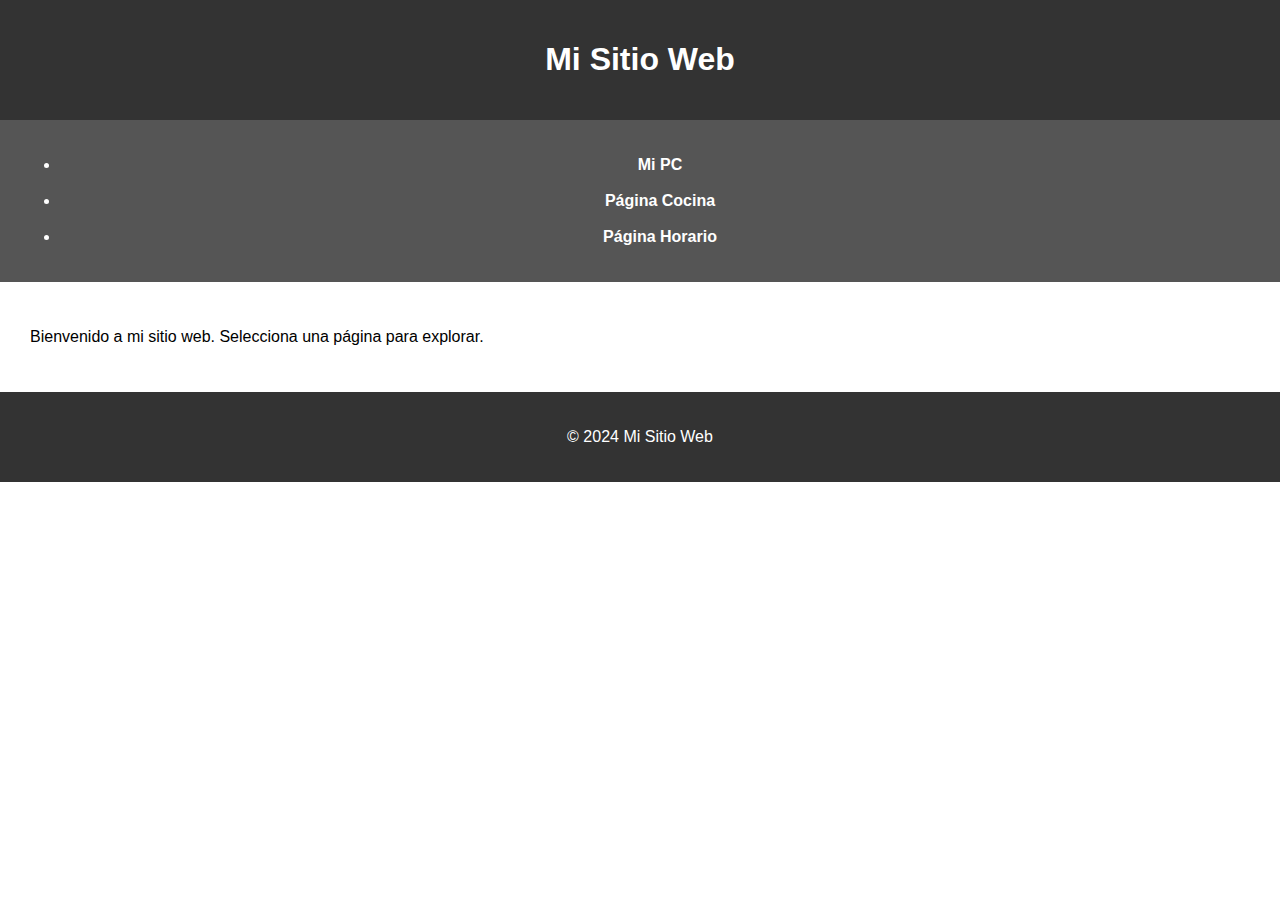
<file: index.html>
<!DOCTYPE html>
<html lang="es">
<head>
    <meta charset="UTF-8">
    <meta name="viewport" content="width=device-width, initial-scale=1.0">
    <link rel="stylesheet" href="style.css">
    <title>Mi Sitio Web</title>
</head>
<body>
    <header>
        <h1>Mi Sitio Web</h1>
    </header>
    <nav>
        <ul>
            <li><a href="Ej.PC\index.html">Mi PC</a></li>
            <br>
            <li><a href="Ej_Cuina\Paginas\HTML_Cuina.html">Página Cocina</a></li>
            <br>
            <li><a href="Ej_UDI\UDI.html">Página Horario</a></li>
        </ul>
    </nav>
    <main>
        <p>Bienvenido a mi sitio web. Selecciona una página para explorar.</p>
    </main>
    <footer>
        <p>&copy; 2024 Mi Sitio Web</p>
    </footer>
</body>
</html>
</file>
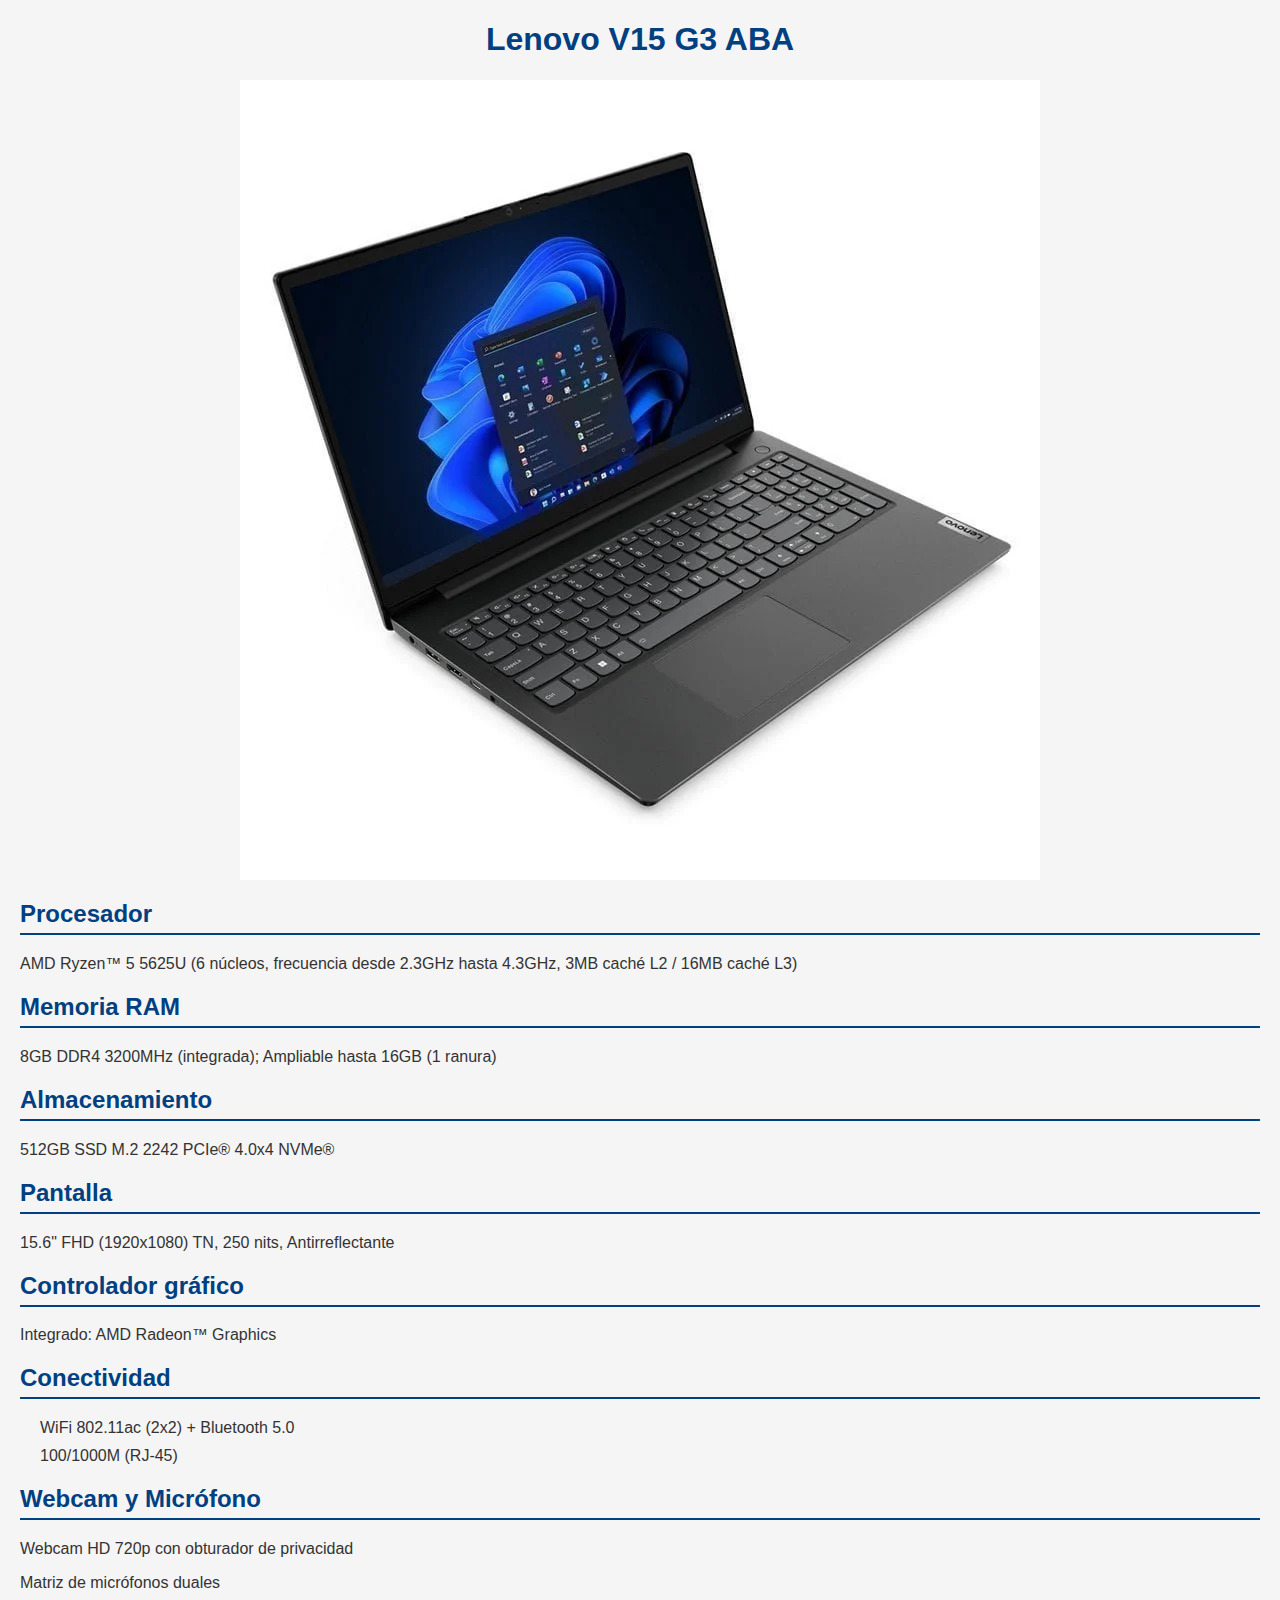
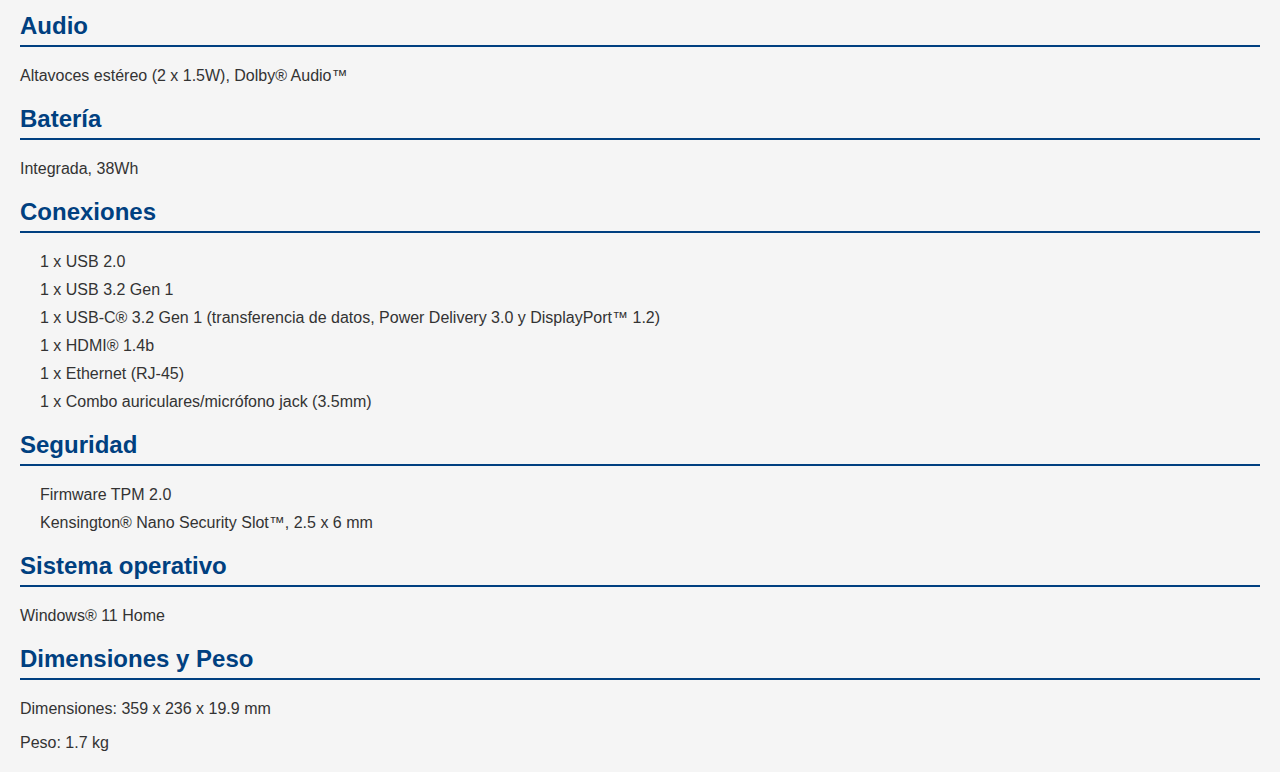
<file: Ej.PC/index.html>
<!DOCTYPE html>
<html lang="en">
<head>
    <meta charset="UTF-8">
    <meta name="viewport" content="width=device-width, initial-scale=1.0">
    <title>Lenovo V15 G3 ABA</title>
    <style>
        body {
            font-family: 'Arial', sans-serif;
            margin: 20px;
            background-color: #f5f5f5;
            color: #333;
        }

        h1 {
            color: #004080;
            text-align: center;
        }

        h2 {
            border-bottom: 2px solid #004080;
            padding-bottom: 5px;
            margin-top: 20px;
            color: #004080;
        }

        img {
            display: block;
            margin: 20px auto;
            max-width: 100%;
            height: auto;
        }

        ul {
            list-style-type: none;
            padding: 0;
            margin-left: 20px;
        }

        li {
            margin-bottom: 10px;
        }

        p {
            margin-bottom: 10px;
        }
    </style>
</head>
<body>

    <h1>Lenovo V15 G3 ABA</h1>

    <img src="Lenovo.webp" alt="Lenovo Laptop Image">

    <h2>Procesador</h2>
    <p>AMD Ryzen™ 5 5625U (6 núcleos, frecuencia desde 2.3GHz hasta 4.3GHz, 3MB caché L2 / 16MB caché L3)</p>

    <h2>Memoria RAM</h2>
    <p>8GB DDR4 3200MHz (integrada); Ampliable hasta 16GB (1 ranura)</p>

    <h2>Almacenamiento</h2>
    <p>512GB SSD M.2 2242 PCIe® 4.0x4 NVMe®</p>

    <h2>Pantalla</h2>
    <p>15.6" FHD (1920x1080) TN, 250 nits, Antirreflectante</p>

    <h2>Controlador gráfico</h2>
    <p>Integrado: AMD Radeon™ Graphics</p>

    <h2>Conectividad</h2>
    <ul>
        <li>WiFi 802.11ac (2x2) + Bluetooth 5.0</li>
        <li>100/1000M (RJ-45)</li>
    </ul>

    <h2>Webcam y Micrófono</h2>
    <p>Webcam HD 720p con obturador de privacidad</p>
    <p>Matriz de micrófonos duales</p>

    <h2>Audio</h2>
    <p>Altavoces estéreo (2 x 1.5W), Dolby® Audio™</p>

    <h2>Batería</h2>
    <p>Integrada, 38Wh</p>

    <h2>Conexiones</h2>
    <ul>
        <li>1 x USB 2.0</li>
        <li>1 x USB 3.2 Gen 1</li>
        <li>1 x USB-C® 3.2 Gen 1 (transferencia de datos, Power Delivery 3.0 y DisplayPort™ 1.2)</li>
        <li>1 x HDMI® 1.4b</li>
        <li>1 x Ethernet (RJ-45)</li>
        <li>1 x Combo auriculares/micrófono jack (3.5mm)</li>
    </ul>

    <h2>Seguridad</h2>
    <ul>
        <li>Firmware TPM 2.0</li>
        <li>Kensington® Nano Security Slot™, 2.5 x 6 mm</li>
    </ul>

    <h2>Sistema operativo</h2>
    <p>Windows® 11 Home</p>

    <h2>Dimensiones y Peso</h2>
    <p>Dimensiones: 359 x 236 x 19.9 mm</p>
    <p>Peso: 1.7 kg</p>

</body>
</html>
</file>
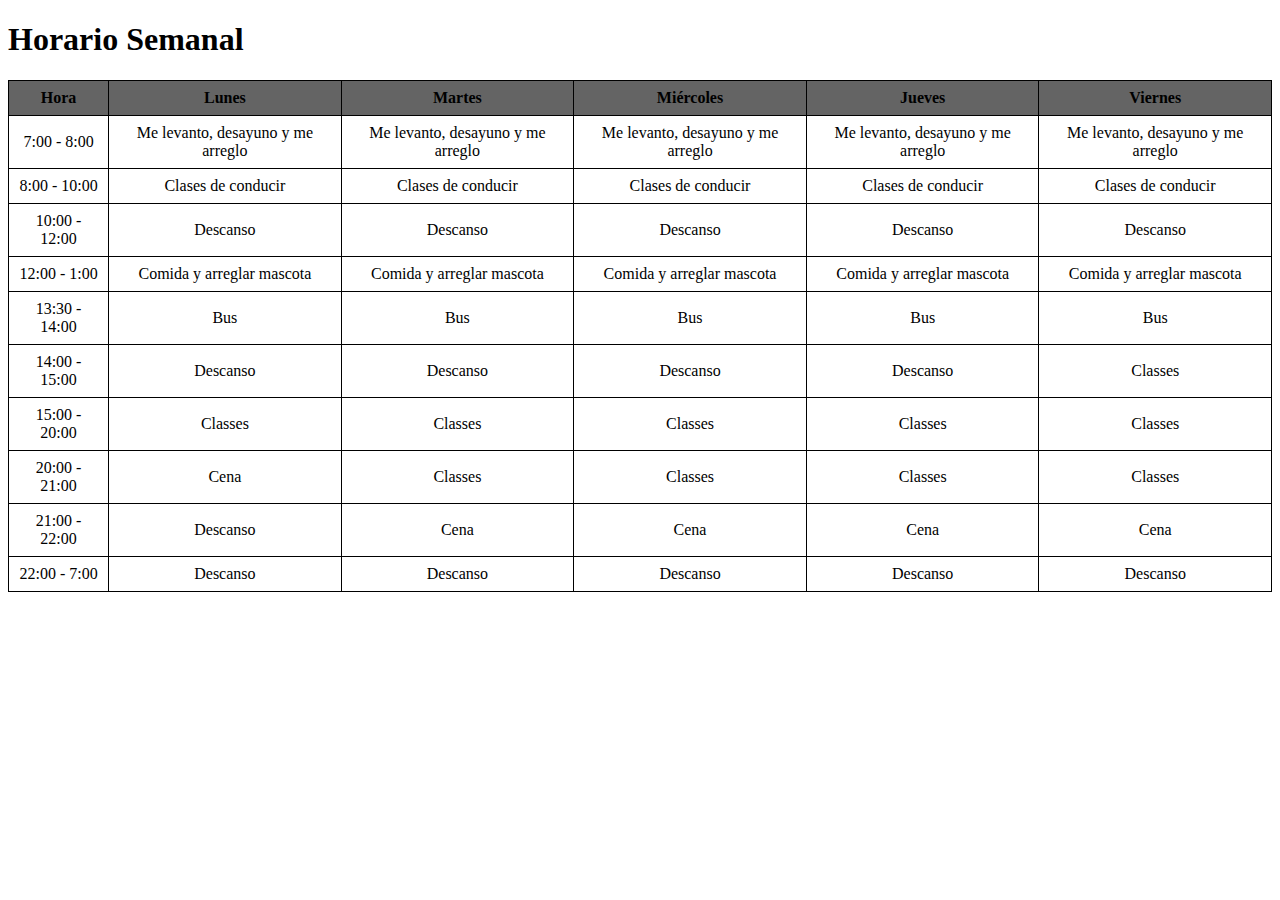
<file: Ej_UDI/UDI.html>
<!DOCTYPE html>
<html>
    <link rel="stylesheet" href="Estilo_UDI.css">
    <head>
        <meta charset="utf-8">
        <title>Horario Semanal</title>
    </head>
    <body>
        <body>

            <h1>Horario Semanal</h1>
          
            <table>
              <tr>
                <th>Hora</th>
                <th>Lunes</th>
                <th>Martes</th>
                <th>Miércoles</th>
                <th>Jueves</th>
                <th>Viernes</th>
              </tr>
              <tr>
                <td>7:00 - 8:00</td>
                <td>Me levanto, desayuno y me arreglo</td>
                <td>Me levanto, desayuno y me arreglo</td>
                <td>Me levanto, desayuno y me arreglo</td>
                <td>Me levanto, desayuno y me arreglo</td>
                <td>Me levanto, desayuno y me arreglo</td>
              </tr>
              <tr>
                <td>8:00 - 10:00</td>
                <td>Clases de conducir</td>
                <td>Clases de conducir</td>  
                <td>Clases de conducir</td>
                <td>Clases de conducir</td>
                <td>Clases de conducir</td>
              </tr>
              <tr>
                <td>10:00 - 12:00</td>
                <td>Descanso</td>
                <td>Descanso</td>
                <td>Descanso</td>
                <td>Descanso</td>
                <td>Descanso</td>
              </tr>
              <tr>
                <td>12:00 - 1:00</td>
                <td>Comida y arreglar mascota</td>
                <td>Comida y arreglar mascota</td>
                <td>Comida y arreglar mascota</td>
                <td>Comida y arreglar mascota</td>
                <td>Comida y arreglar mascota</td>
              </tr>
              <tr>
                <td>13:30 - 14:00</td>
                <td>Bus</td>
                <td>Bus</td>
                <td>Bus</td>
                <td>Bus</td>
                <td>Bus</td>
              </tr>
              <tr>
                <td>14:00 - 15:00</td>
                <td>Descanso</td>
                <td>Descanso</td>
                <td>Descanso</td>
                <td>Descanso</td>
                <td>Classes</td>
              </tr>
              <tr>
                <td>15:00 - 20:00</td>
                <td>Classes</td>
                <td>Classes</td>
                <td>Classes</td>
                <td>Classes</td>
                <td>Classes</td>
              </tr>
              <tr>
                <td>20:00 - 21:00</td>
                <td>Cena</td>
                <td>Classes</td>
                <td>Classes</td>
                <td>Classes</td>
                <td>Classes</td>
              </tr>
              <tr>
                <td>21:00 - 22:00</td>
                <td>Descanso</td>
                <td>Cena</td>
                <td>Cena</td>
                <td>Cena</td>
                <td>Cena</td>
              </tr>
              <tr>
                <td>22:00 - 7:00</td>
                <td>Descanso</td>
                <td>Descanso</td>
                <td>Descanso</td>
                <td>Descanso</td>
                <td>Descanso</td>
              </tr>
              

            </table>
    </body>
</html>
</file>
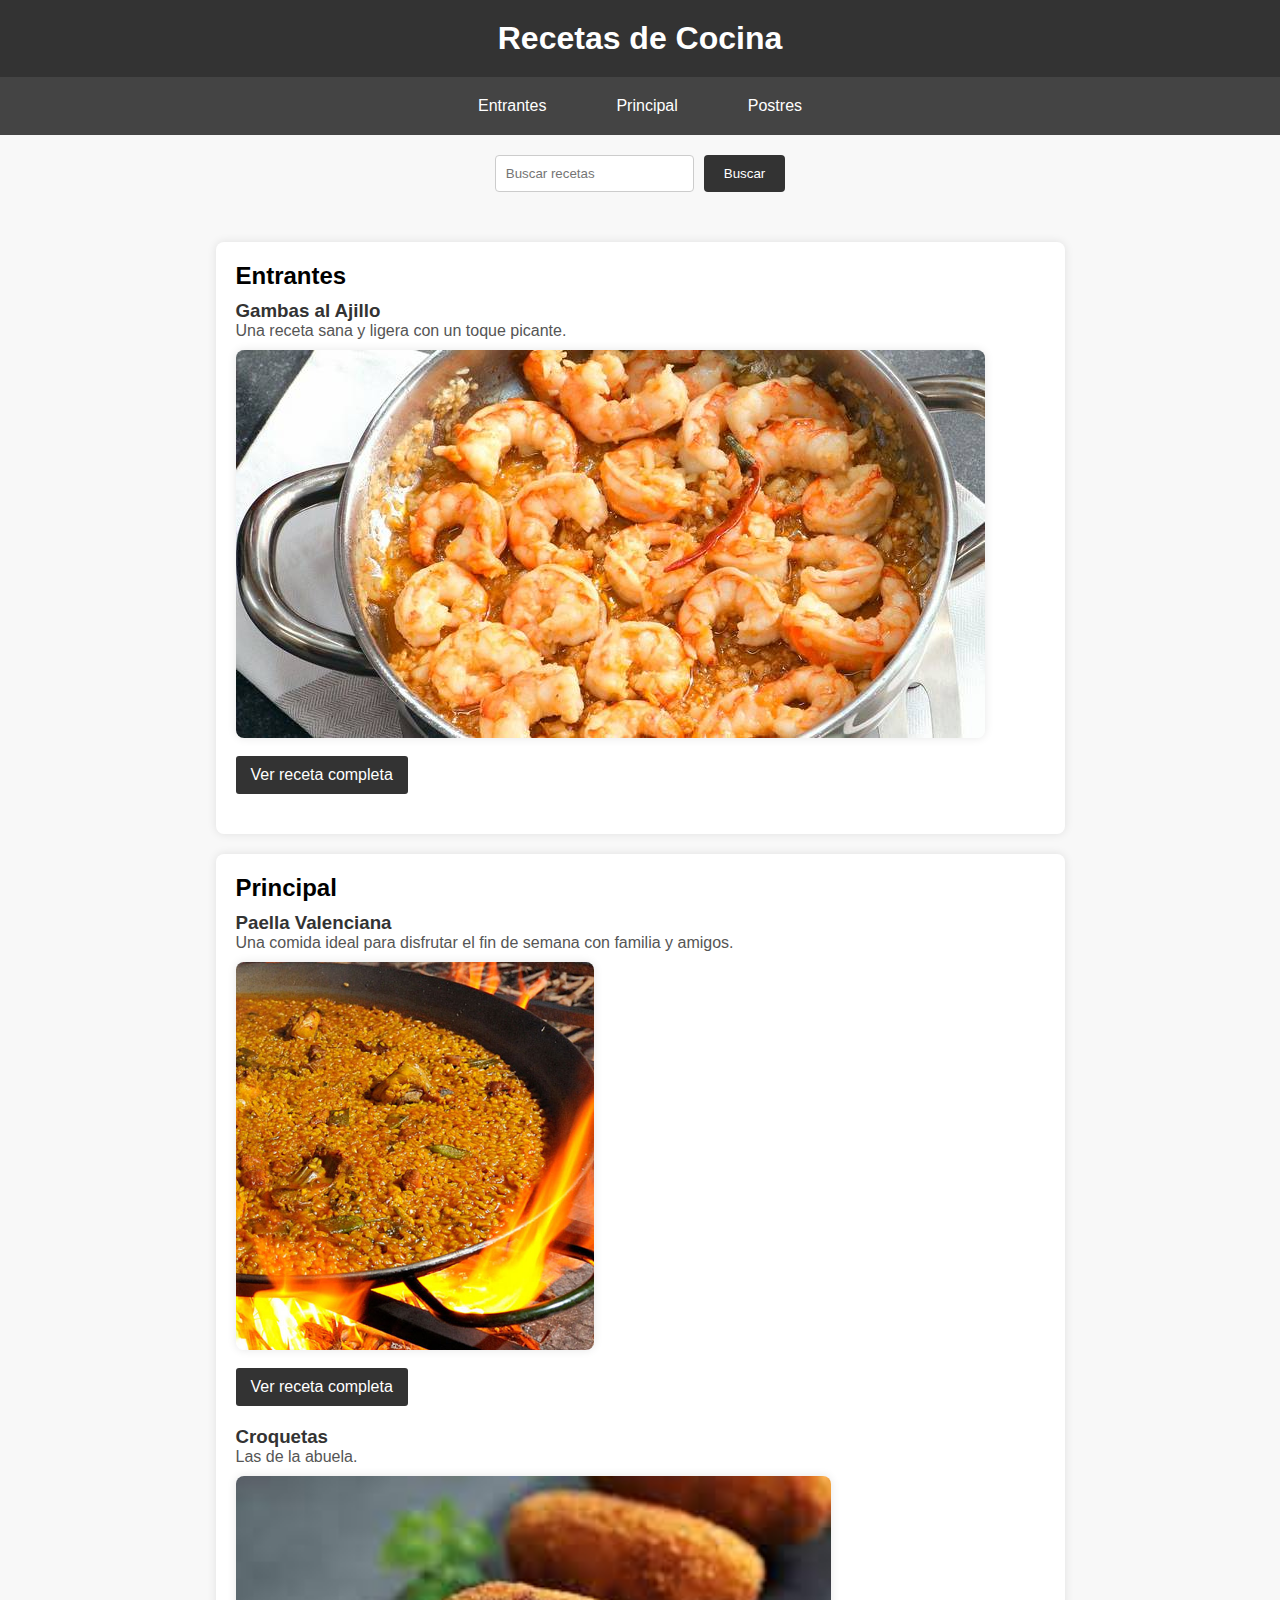
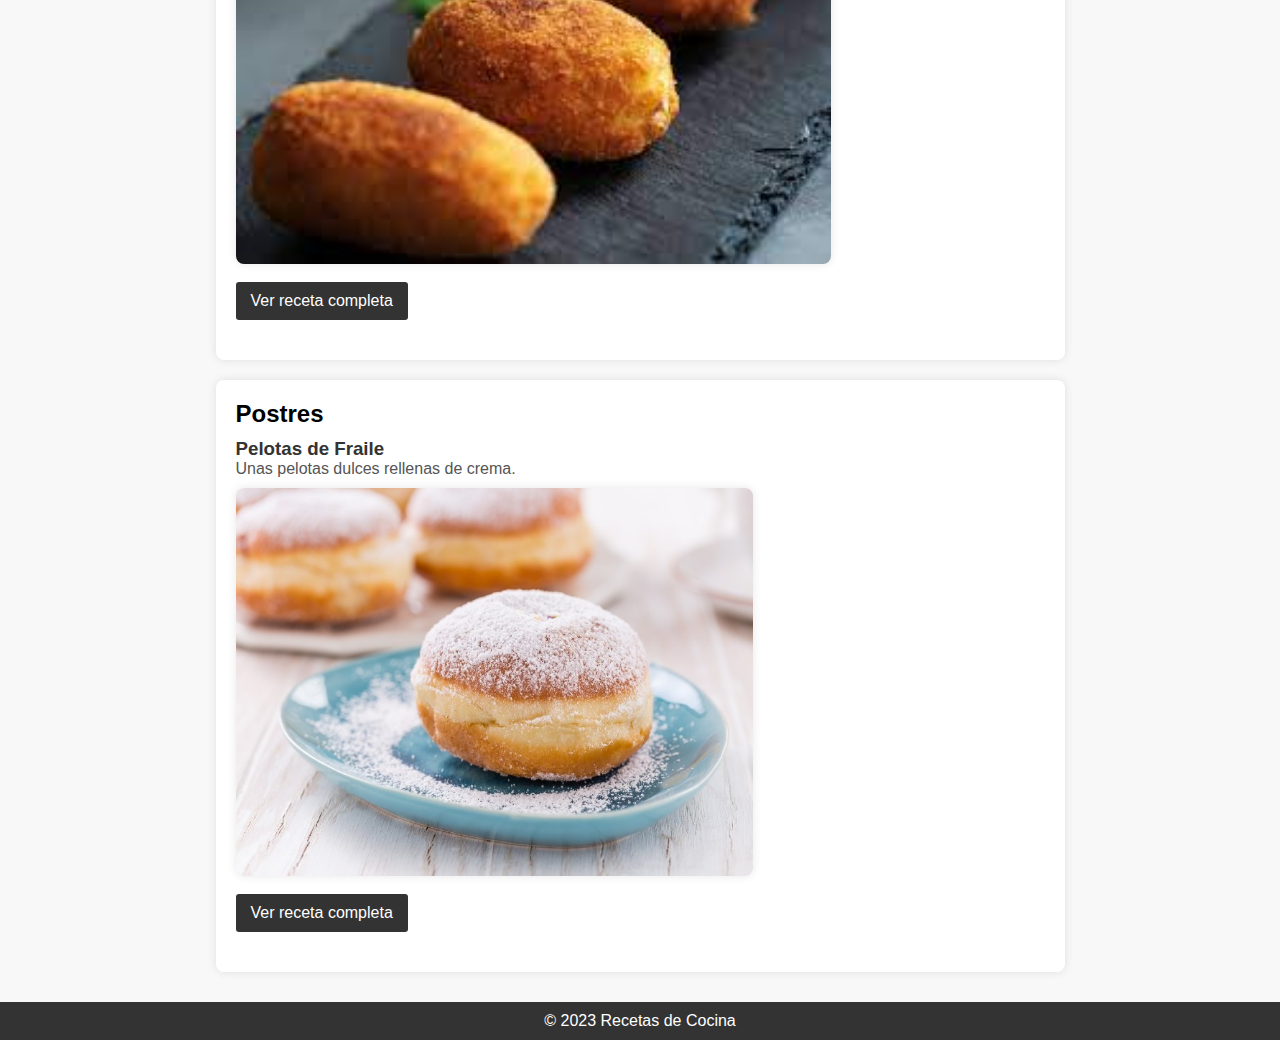
<file: Ej_Cuina/Paginas/HTML_Cuina.html>
<!DOCTYPE html>
<html lang="es">
  <link rel="stylesheet" href="../Stile/CSS_Cuina.css">
  <head>
    <meta charset="UTF-8" />
    <meta
      name="viewport"
      content="width=device-width, initial-scale=1.0"
    />
    <title>Recetas de Cocina</title>
  </head>
  <body>
    <header>
      <h1>Recetas de Cocina</h1>
    </header>

    <nav>
      <ul>
        <li><a href="#entrantes">Entrantes</a></li>
        <li><a href="#principal">Principal</a></li>
        <li><a href="#postres">Postres</a></li>
      </ul>
    </nav>

    <!-- Buscador ¡¡¡ NO FUNCIONA !!! -->
    <div class="contenedor">
      <div class="buscador">
        <input type="text" placeholder="Buscar recetas">
        <button type="submit">Buscar</button>
      </div>

      <div class="secciones">
        <section id="entrantes">
          <h2>Entrantes</h2>
          <article>
            <h3>Gambas al Ajillo</h3>
            <p>Una receta sana y ligera con un toque picante.</p>
            <img src="../Imagenes/Gambas.jpg">
            <br>
            <a href="Gambas.html">Ver receta completa</a>
            
          </article>
          <!-- Agrega más entrantes aquí -->
        </section>

        <section id="principal">
          <h2>Principal</h2>
          <article>
            <h3>Paella Valenciana</h3>
            <p>Una comida ideal para disfrutar el fin de semana con familia y amigos.</p>
            <img src="../Imagenes/Paella.jpg">
            <br>
            <a href="Paella.html">Ver receta completa</a>
          </article>

          <article>
            <h3>Croquetas</h3>
            <p>Las de la abuela.</p>
            <img src="../Imagenes/Croquetas.jpg">
            <br>
            <a href="Croquetas.html">Ver receta completa</a>
          </article>
        </section>

        <section id="postres">
          <h2>Postres</h2>
          <article>
            <h3>Pelotas de Fraile</h3>
            <p>Unas pelotas dulces rellenas de crema.</p>
            <img src="../Imagenes/Pelotas.jpg">
            <br>
            <a href="Pelotas.html">Ver receta completa</a>
          </article>
          <!-- Agrega más postres aquí -->
        </section>
      </div>
    </div>

    <footer>
      <p>&copy; 2023 Recetas de Cocina</p>
    </footer>
  </body>
</html>
</file>
<file: style.css>
body {
    font-family: 'Arial', sans-serif;
    margin: 0;
    padding: 0;
    box-sizing: border-box;
}

header, nav, main, footer {
    padding: 20px;
}

header, footer {
    background-color: #333;
    color: #fff;
    text-align: center;
}

nav {
    background-color: #555;
    color: #fff;
    text-align: center;
}

nav a {
    text-decoration: none;
    color: #fff;
    font-weight: bold;
    margin: 0 15px;
    padding: 10px 15px;
    border-radius: 5px;
    transition: background-color 0.3s ease;
}

nav a:hover {
    background-color: #777;
}

main {
    padding: 30px;
}
</file>
<file: Ej_UDI/Estilo_UDI.css>
table {
  width: 100%;
  border-collapse: collapse;
  margin-top: 20px;
}

th, td {
  border: 1px solid #000000;
  padding: 8px;
  text-align: center;
  
}

th {
  background-color: #646464;
}
</file>
<file: Ej_Cuina/Stile/CSS_Cuina.css>
/* Reset de estilos */
body, h1, h2, h3, p, ul, ol, li, a, input, button {
    margin: 0;
    padding: 0;
}

/* Estilos generales */
body {
    font-family: 'Arial', sans-serif;
    background-color: #f8f8f8;
    margin: 0;
}

article img {
    max-width: 100%; /* Ajusta la anchura máxima de la imagen al 100% del contenedor */
    height: 388px; /* Mantiene la proporción de la imagen */
    display: block; /* Evita el espacio adicional debajo de la imagen */
    margin-top: 10px; /* Añade espacio sobre la imagen */
    border-radius: 8px; /* Añade bordes redondeados a la imagen */
    box-shadow: 0 0 10px rgba(0, 0, 0, 0.1); /* Añade una sombra suave */
}

header {
    background-color: #333;
    color: #fff;
    text-align: center;
    padding: 20px 0;
}

nav {
    background-color: #444;
    text-align: center;
    padding: 10px 0;
}

nav ul {
    list-style: none;
    display: flex;
    justify-content: center; /* Alinear elementos en el centro horizontalmente */
}

nav li {
    margin: 0 15px; /* Ajustar el espaciado entre elementos del menú */
}

nav a {
    text-decoration: none;
    color: #fff;
    padding: 10px 20px;
    display: inline-block;
}

nav a:hover {
    background-color: #555;
}

.contenedor {
    display: flex;
    flex-direction: column;
    align-items: center;
}

.buscador {
    display: flex;
    margin: 20px;
}

.buscador input {
    flex: 1;
    padding: 10px;
    border: 1px solid #ccc;
    border-radius: 4px;
}

.buscador button {
    margin-left: 10px;
    padding: 10px 20px;
    background-color: #333;
    color: #fff;
    border: none;
    border-radius: 4px;
    cursor: pointer;
}

.buscador button:hover {
    background-color: #555;
}

.secciones {
    display: flex;
    flex-direction: column;
    align-items: center;
    margin: 20px;
}

section {
    width: 100%;
    background-color: #fff;
    padding: 20px;
    margin: 10px;
    border-radius: 8px;
    box-shadow: 0 0 10px rgba(0, 0, 0, 0.1);
}

article {
    margin-bottom: 20px;
}

section h2 {
    margin-bottom: 10px; /* Añade espacio entre el título y las recetas */
}


article h3 {
    color: #333;
}

article p {
    color: #555;
}

article a {
    display: inline-block;
    padding: 10px 15px;
    background-color: #333;
    color: #fff;
    text-decoration: none;
    border-radius: 3px;
}

article a:hover {
    background-color: #555;
}

footer {
    background-color: #333;
    color: #fff;
    text-align: center;
    padding: 10px 0;
}
</file>
